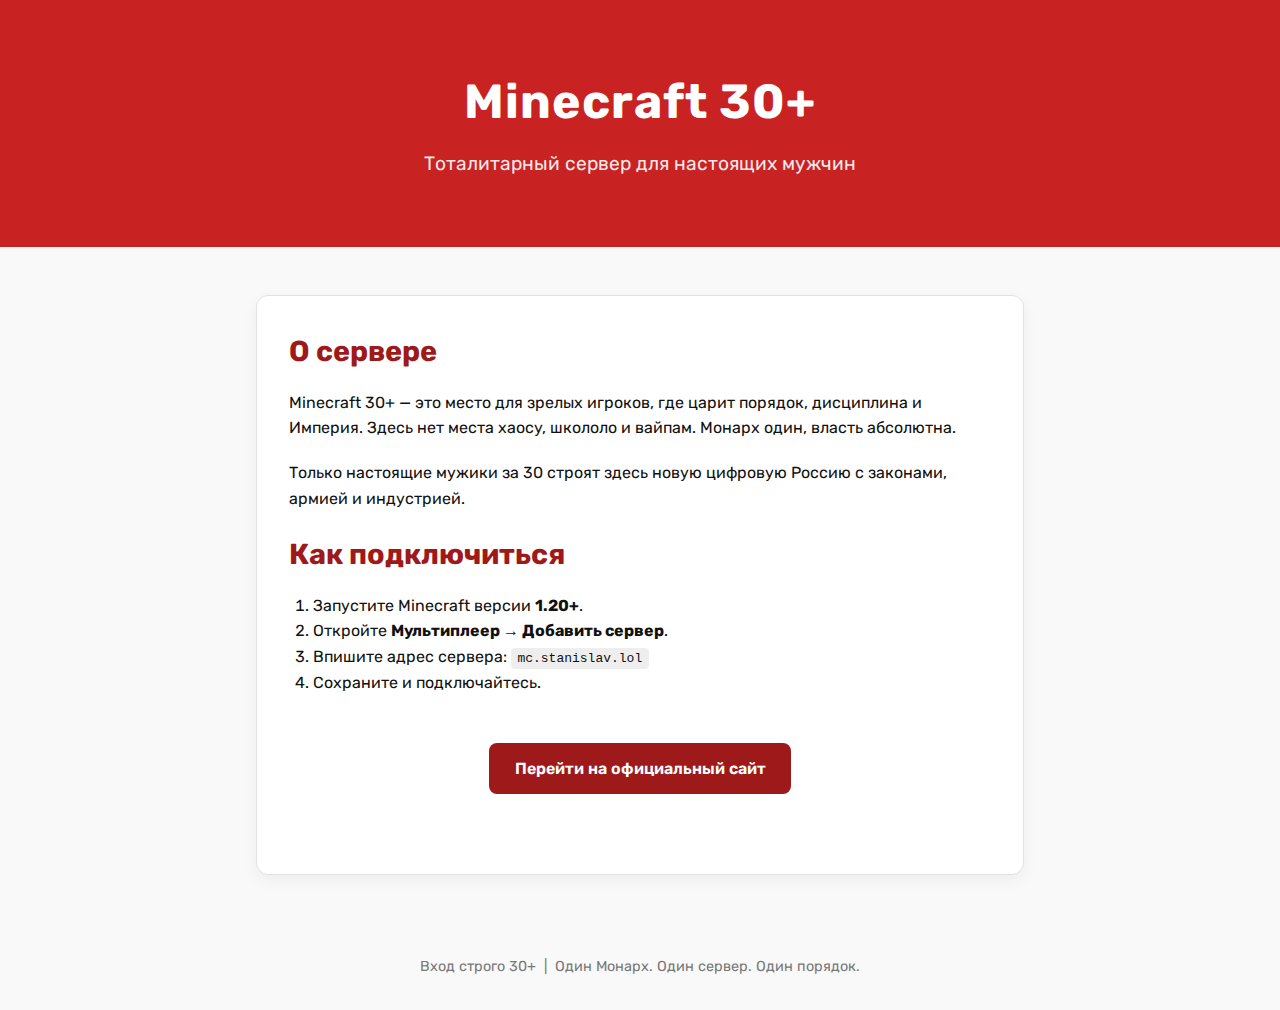
<file: index.html>
<!DOCTYPE html>
<html lang="ru">
<head>
  <meta charset="UTF-8" />
  <meta name="viewport" content="width=device-width, initial-scale=1.0" />
  <title>Minecraft 30+ — Тоталитарный Сервер</title>
  <link rel="preconnect" href="https://fonts.googleapis.com">
  <link href="https://fonts.googleapis.com/css2?family=Rubik:wght@400;700&display=swap" rel="stylesheet">
  <style>
    :root {
      --bg: #f9f9f9;
      --text: #111;
      --accent: #c92222;
      --accent-dark: #9e1a1a;
      --border: #e2e2e2;
    }

    * {
      margin: 0;
      padding: 0;
      box-sizing: border-box;
    }

    body {
      font-family: 'Rubik', sans-serif;
      background: var(--bg);
      color: var(--text);
      line-height: 1.6;
    }

    header {
      background: var(--accent);
      color: white;
      padding: 4rem 1rem 3rem;
      text-align: center;
    }

    header h1 {
      font-size: 3rem;
      font-weight: 700;
      letter-spacing: 1px;
    }

    header p {
      font-size: 1.2rem;
      opacity: 0.9;
      margin-top: 0.5rem;
    }

    .container {
      max-width: 800px;
      margin: 3rem auto;
      padding: 0 1rem;
    }

    h2 {
      font-size: 1.8rem;
      margin-bottom: 1rem;
      color: var(--accent-dark);
    }

    p {
      margin-bottom: 1.2rem;
    }

    ol {
      padding-left: 1.5rem;
      margin-bottom: 2rem;
    }

    code {
      background: #eee;
      padding: 0.2rem 0.4rem;
      border-radius: 4px;
      font-family: monospace;
    }

    .card {
      background: white;
      border: 1px solid var(--border);
      border-radius: 12px;
      padding: 2rem;
      box-shadow: 0 5px 15px rgba(0,0,0,0.05);
    }

    .cta {
      display: flex;
      flex-direction: column;
      align-items: center;
      margin: 3rem 0;
    }

    .cta a {
      background: var(--accent-dark);
      color: white;
      padding: 0.8rem 1.6rem;
      border-radius: 8px;
      text-decoration: none;
      font-weight: 600;
      transition: background 0.3s ease;
    }

    .cta a:hover {
      background: #7c1515;
    }

    footer {
      text-align: center;
      padding: 2rem 1rem;
      font-size: 0.9rem;
      color: #777;
    }

    @media (max-width: 600px) {
      header h1 {
        font-size: 2.2rem;
      }

      h2 {
        font-size: 1.5rem;
      }
    }
  </style>
</head>
<body>

  <header>
    <h1>Minecraft 30+</h1>
    <p>Тоталитарный сервер для настоящих мужчин</p>
  </header>

  <main class="container">
    <div class="card">
      <h2>О сервере</h2>
      <p>
        Minecraft 30+ — это место для зрелых игроков, где царит порядок, дисциплина и Империя.
        Здесь нет места хаосу, школоло и вайпам. Монарх один, власть абсолютна.
      </p>
      <p>
        Только настоящие мужики за 30 строят здесь новую цифровую Россию с законами, армией
        и индустрией.
      </p>

      <h2>Как подключиться</h2>
      <ol>
        <li>Запустите Minecraft версии <strong>1.20+</strong>.</li>
        <li>Откройте <strong>Мультиплеер → Добавить сервер</strong>.</li>
        <li>Впишите адрес сервера: <code>mc.stanislav.lol</code></li>
        <li>Сохраните и подключайтесь.</li>
      </ol>

      <div class="cta">
        <a href="https://minecraft.stanislav.lol" target="_blank">Перейти на официальный сайт</a>
      </div>
    </div>
  </main>

  <footer>
    Вход строго 30+ &nbsp;|&nbsp; Один Монарх. Один сервер. Один порядок.
  </footer>
</body>
</html>
</file>
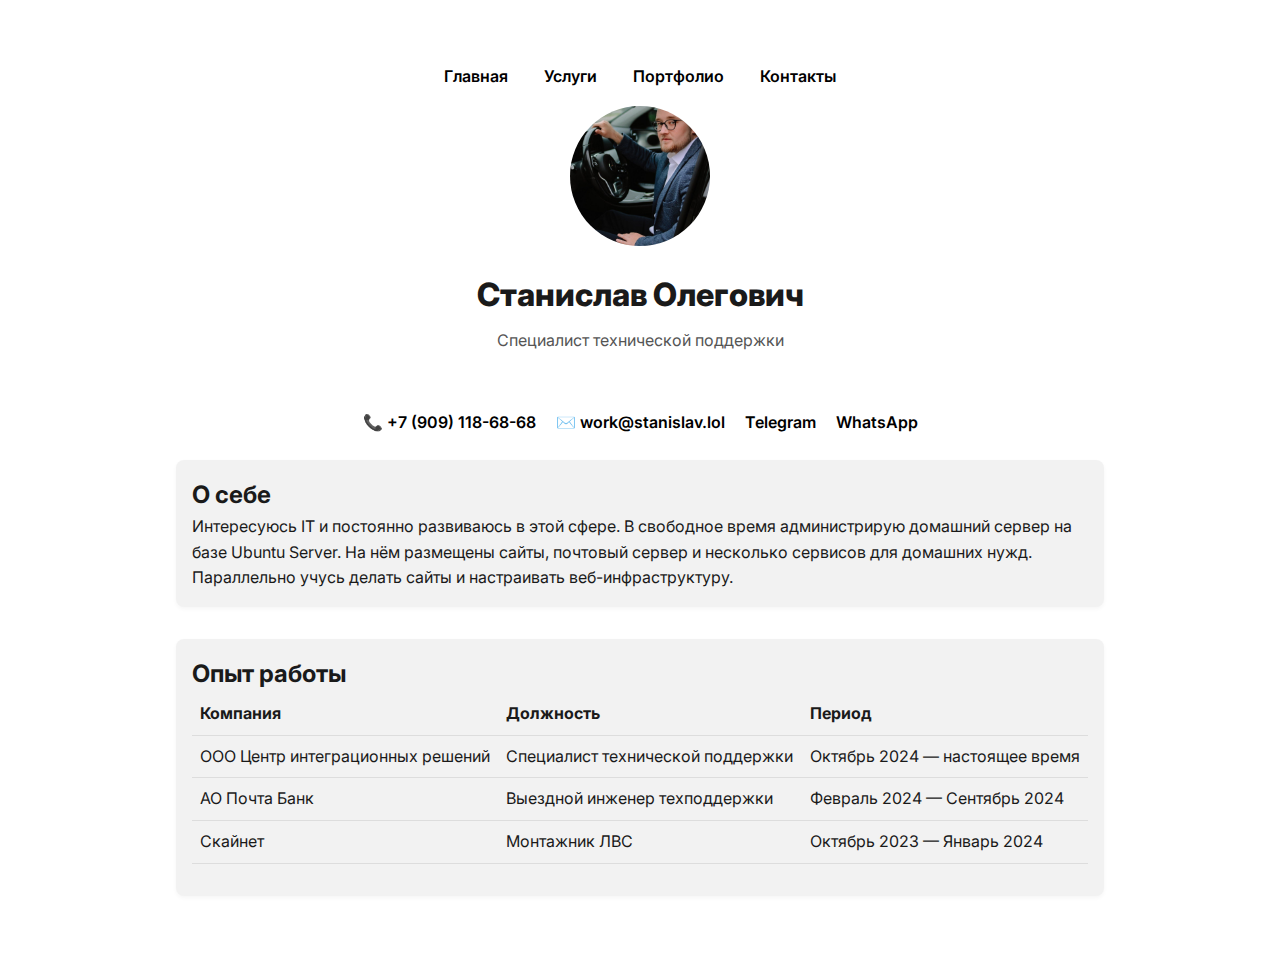
<file: html/index.html>
<!DOCTYPE html>
<html lang="ru">
<head>
  <meta charset="UTF-8" />
  <meta name="viewport" content="width=device-width, initial-scale=1.0"/>
  <title>Станислав Олегович</title>
  <link rel="icon" href="favicon.png" type="image/x-icon" />
  <link rel="stylesheet" href="styles.css" />
  <link href="https://fonts.googleapis.com/css2?family=Inter:wght@400;600;800&display=swap" rel="stylesheet">
  <!-- Yandex.Metrika counter -->
  <script type="text/javascript" >
     (function(m,e,t,r,i,k,a){m[i]=m[i]||function(){(m[i].a=m[i].a||[]).push(arguments)};
     m[i].l=1*new Date();
     for (var j = 0; j < document.scripts.length; j++) {if (document.scripts[j].src === r) { return; }}
     k=e.createElement(t),a=e.getElementsByTagName(t)[0],k.async=1,k.src=r,a.parentNode.insertBefore(k,a)})
     (window, document, "script", "https://mc.yandex.ru/metrika/tag.js", "ym");

     ym(102748296, "init", {
          clickmap:true,
          trackLinks:true,
          accurateTrackBounce:true,
          webvisor:true
     });
  </script>
  <noscript><div><img src="https://mc.yandex.ru/watch/102748296" style="position:absolute; left:-9999px;" alt="" /></div></noscript>
  <!-- /Yandex.Metrika counter -->

</head>
<body>
	<div id="preloader">
  <div class="loader"></div>
</div>

  <div class="container">
    <header>
	<nav class="main-nav">
  <a href="index.html">Главная</a>
  <a href="services.html">Услуги</a>
  <a href="portfolio.html">Портфолио</a>
  <a href="contacts.html">Контакты</a>
</nav>

      <img src="ava.jpg" alt="Станислав Олегович" class="avatar">
      <h1>Станислав Олегович</h1>
      <p class="tagline">Специалист технической поддержки</p>
    </header>

    <div class="contacts">
      <a href="tel:+79091186868">📞 +7 (909) 118-68-68</a>
      <a href="mailto:work@stanislav.lol"><span class="no-wrap">✉️ work@stanislav.lol</a>
      <a href="https://t.me/sirxo" target="_blank">Telegram</a>
      <a href="https://wa.me/79091186868" target="_blank">WhatsApp</a>
    </div>

    <section id="about">
      <h2>О себе</h2>
      <p>Интересуюсь IT и постоянно развиваюсь в этой сфере. В свободное время администрирую домашний сервер на базе Ubuntu Server. На нём размещены сайты, почтовый сервер и несколько сервисов для домашних нужд. Параллельно учусь делать сайты и настраивать веб-инфраструктуру.</p>
    </section>

    <section id="experience">
      <h2>Опыт работы</h2>
      <div class="table-wrapper">
        <table>
          <thead>
            <tr>
              <th>Компания</th>
              <th>Должность</th>
              <th>Период</th>
            </tr>
          </thead>
          <tbody>
            <tr>
              <td>ООО Центр интеграционных решений</td>
              <td>Специалист технической поддержки</td>
              <td>Октябрь 2024 — настоящее время</td>
            </tr>
            <tr>
              <td>АО Почта Банк</td>
              <td>Выездной инженер техподдержки</td>
              <td>Февраль 2024 — Сентябрь 2024</td>
            </tr>
            <tr>
              <td>Скайнет</td>
              <td>Монтажник ЛВС</td>
              <td>Октябрь 2023 — Январь 2024</td>
            </tr>
          </tbody>
        </table>
      </div>
    </section>

  </script>
<script>
  window.addEventListener("load", function () {
    const preloader = document.getElementById("preloader");
    preloader.style.opacity = "0";
    preloader.style.pointerEvents = "none";
    setTimeout(() => preloader.remove(), 300);
  });
</script>

</body>
</html>
</file>
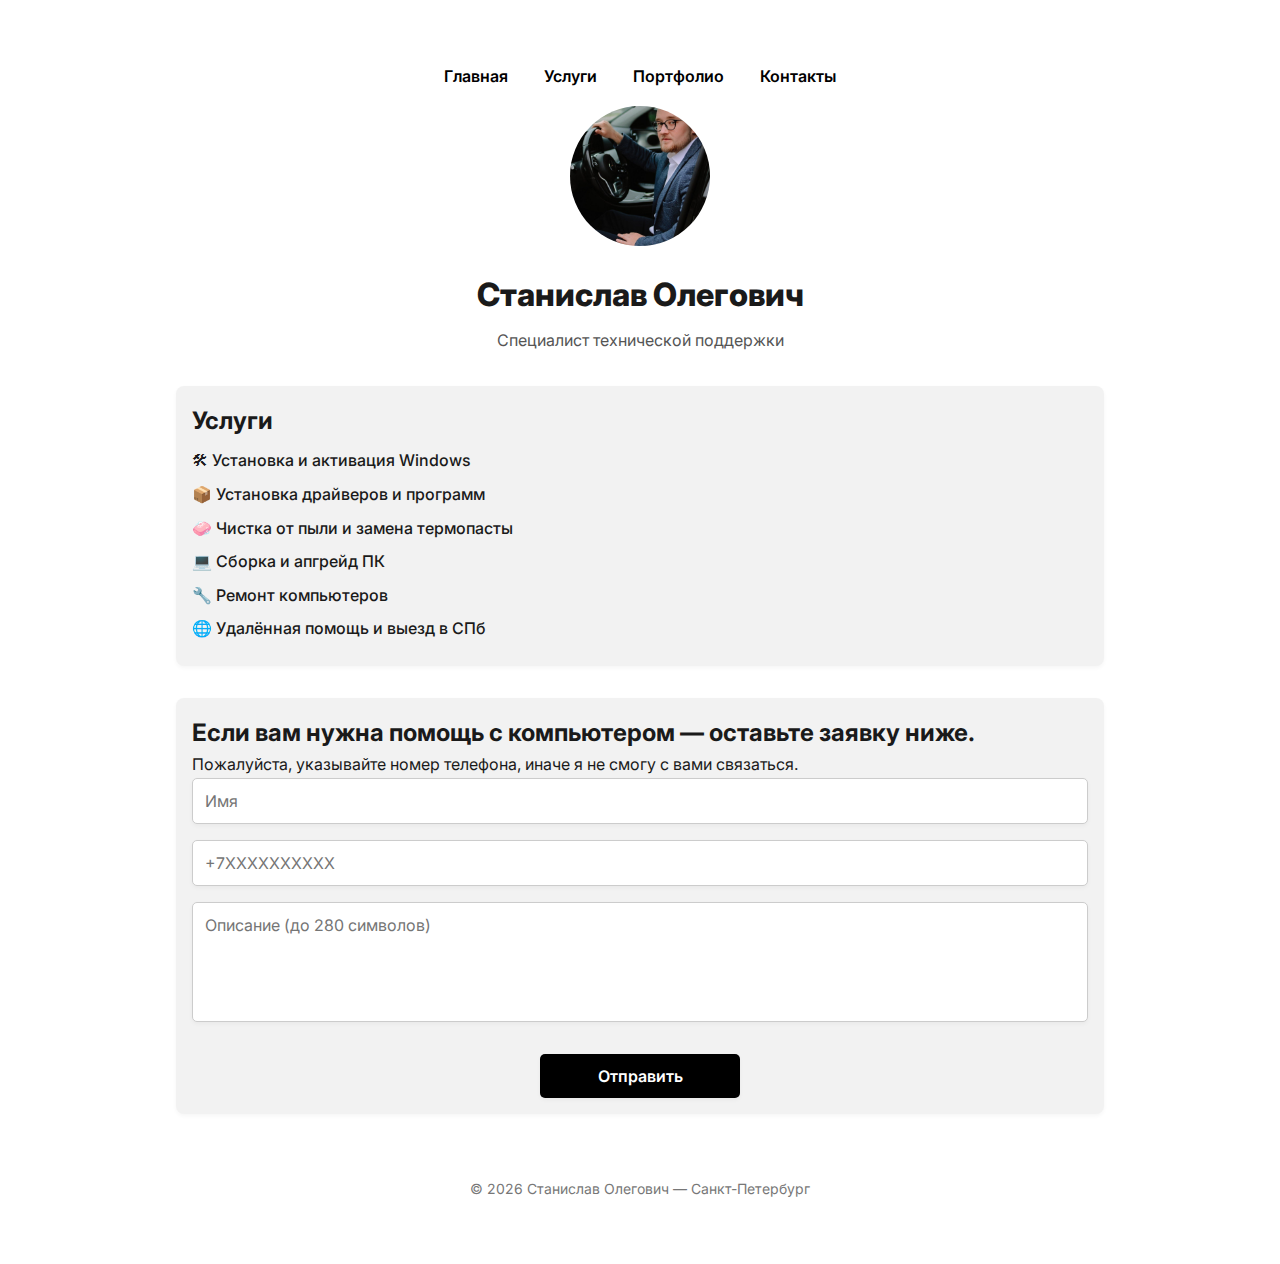
<file: html/services.html>
<!DOCTYPE html>
<html lang="ru">
<head>
  <meta charset="UTF-8" />
  <meta name="viewport" content="width=device-width, initial-scale=1.0"/>
  <title>Станислав Олегович</title>
  <link rel="icon" href="favicon.png" type="image/x-icon" />
  <link rel="stylesheet" href="styles.css" />
  <link href="https://fonts.googleapis.com/css2?family=Inter:wght@400;600;800&display=swap" rel="stylesheet">
  <!-- Yandex.Metrika counter -->
  <script type="text/javascript" >
     (function(m,e,t,r,i,k,a){m[i]=m[i]||function(){(m[i].a=m[i].a||[]).push(arguments)};
     m[i].l=1*new Date();
     for (var j = 0; j < document.scripts.length; j++) {if (document.scripts[j].src === r) { return; }}
     k=e.createElement(t),a=e.getElementsByTagName(t)[0],k.async=1,k.src=r,a.parentNode.insertBefore(k,a)})
     (window, document, "script", "https://mc.yandex.ru/metrika/tag.js", "ym");

     ym(102748296, "init", {
          clickmap:true,
          trackLinks:true,
          accurateTrackBounce:true,
          webvisor:true
     });
  </script>
  <noscript><div><img src="https://mc.yandex.ru/watch/102748296" style="position:absolute; left:-9999px;" alt="" /></div></noscript>
  <!-- /Yandex.Metrika counter -->

</head>
<body>
	<div id="preloader">
  <div class="loader"></div>
</div>

  <div class="container">
    <header>
	<nav class="main-nav">
  <a href="index.html">Главная</a>
  <a href="services.html">Услуги</a>
  <a href="portfolio.html">Портфолио</a>
  <a href="contacts.html">Контакты</a>
</nav>

      <img src="ava.jpg" alt="Станислав Олегович" class="avatar">
      <h1>Станислав Олегович</h1>
      <p class="tagline">Специалист технической поддержки</p>
    </header>

	<section id="services">
	<h2>Услуги</h2>
	<ul class="services-list">
		<li>🛠 Установка и активация Windows</li>
		<li>📦 Установка драйверов и программ</li>
		<li>🧼 Чистка от пыли и замена термопасты</li>
		<li>💻 Сборка и апгрейд ПК</li>
		<li>🔧 Ремонт компьютеров</li>
		<li>🌐 Удалённая помощь и выезд в СПб</li>
	</ul>
	</section>

    <section id="form-block">
		<h2>
		   Если вам нужна помощь с компьютером — оставьте заявку ниже. <br>
	</h2>
    Пожалуйста, указывайте номер телефона, иначе я не смогу с вами связаться.
      <form id="contactForm">
        <input type="text" name="name" placeholder="Имя" required>
        <input type="tel" name="phone" placeholder="+7XXXXXXXXXX" required pattern="\+7\d{10}" title="Введите номер в формате +7XXXXXXXXXX">
        <textarea name="message" maxlength="280" placeholder="Описание (до 280 символов)" required></textarea>
        <button type="submit" class="submit-btn">Отправить</button>
      </form>
    </section>

    <footer>
      &copy; <span id="year"></span> Станислав Олегович — Санкт-Петербург
    </footer>
  </div>

  <script  src="./script.js">
  </script>
<script>
  window.addEventListener("load", function () {
    const preloader = document.getElementById("preloader");
    preloader.style.opacity = "0";
    preloader.style.pointerEvents = "none";
    setTimeout(() => preloader.remove(), 300);
  });
</script>

</body>
</html>
</file>
<file: html/styles.css>
:root {
      --bg: #ffffff;
      --text: #1a1a1a;
      --accent: #000000;
      --gray: #f2f2f2;
    }
    * {
      margin: 0; padding: 0;
      box-sizing: border-box;
      font-family: 'Inter', sans-serif;
    }
    body {
      background-color: var(--bg);
      color: var(--text);
      line-height: 1.6;
    }
	.main-nav {
  text-align: center;
  margin-bottom: 1rem;
}
.main-nav a {
  margin: 0 1rem;
  text-decoration: none;
  font-weight: 600;
  color: var(--accent);
}
.main-nav a:hover {
  text-decoration: underline;
}

	#preloader {
  position: fixed;
  top: 0; left: 0;
  width: 100vw; height: 100vh;
  background-color: var(--bg);
  display: flex;
  justify-content: center;
  align-items: center;
  z-index: 9999;
}

.loader {
  border: 6px solid #f3f3f3;
  border-top: 6px solid var(--accent);
  border-radius: 50%;
  width: 48px;
  height: 48px;
  animation: spin 0.8s linear infinite;
}

@keyframes spin {
  to { transform: rotate(360deg); }
}

	
	.services-list {
    list-style: none;
    padding: 0;
    margin: 0;
    }
    .services-list li {
    margin: 0.5rem 0;
    font-weight: 500;
    }

    section,
    input, textarea, button {
    box-shadow: 0 2px 4px rgba(0,0,0,0.04);
    transition: all 0.2s ease;
    }
    .container {
      max-width: 960px;
      margin: 0 auto;
      padding: 2rem 1rem;
    }
    header {
      text-align: center;
      padding: 2rem 0;
    }
    .avatar {
      width: 140px;
      height: 140px;
      border-radius: 50%;
      object-fit: cover;
      margin-bottom: 1rem;
    }
    h1 {
      font-size: 2rem;
      font-weight: 800;
    }
    .tagline {
      font-size: 1rem;
      color: #555;
      margin-top: 0.5rem;
    }
    .contacts {
      text-align: center;
      margin: 1.5rem 0;
    }
    .contacts a {
      margin: 0 0.5rem;
      color: var(--accent);
      text-decoration: none;
      font-weight: 600;
    }
    section {
      background: var(--gray);
      padding: 1rem;
      border-radius: 8px;
      margin-bottom: 2rem;
    }
    .table-wrapper {
      overflow-x: auto;
      -webkit-overflow-scrolling: touch;
      margin-bottom: 1rem;
    }
    table {
      width: 100%;
      border-collapse: collapse;
      min-width: 600px;
    }
    th, td {
      padding: 0.5rem;
      text-align: left;
      border-bottom: 1px solid #ddd;
    }

    @media (max-width: 600px) {
      table, thead, tbody, th, td, tr {
        display: block;
      }
      thead tr {
        display: none; 
      }
      tr {
        margin-bottom: 1.5rem;
        border: 1px solid #ccc;
        border-radius: 8px;
        padding: 1rem;
        background: #fff;
      }
      td {
        position: relative;
        padding-left: 50%;
        border: none;
        border-bottom: 1px solid #eee;
        text-align: left;
      }
      td:last-child {
        border-bottom: none;
      }
      td:nth-of-type(1)::before {
        content: "Компания";
        position: absolute;
        left: 1rem;
        top: 50%;
        transform: translateY(-50%);
        font-weight: 600;
        color: #333;
        white-space: nowrap;
      }
      td:nth-of-type(2)::before {
        content: "Должность";
        position: absolute;
        left: 1rem;
        top: 50%;
        transform: translateY(-50%);
        font-weight: 600;
        color: #333;
        white-space: nowrap;
      }
      td:nth-of-type(3)::before {
        content: "Период";
        position: absolute;
        left: 1rem;
        top: 50%;
        transform: translateY(-50%);
        font-weight: 600;
        color: #333;
        white-space: nowrap;
      }
    }
    form {
      display: flex;
      flex-direction: column;
      gap: 1rem;
    }
    input, textarea, button {
      font-size: 1rem;
      padding: 0.75rem;
      border: 1px solid #ccc;
      border-radius: 5px;
    }
    textarea {
      resize: none;
      height: 120px;
      max-length: 280;
    }
    input[name="phone"] {
      pattern="\+7\d{10}";
      title="Введите номер телефона в формате +7XXXXXXXXXX";
    }
    button.submit-btn {
      background-color: var(--accent);
      color: white;
      border: none;
      font-weight: 600;
      cursor: pointer;
      width: 200px;
      align-self: center;
      margin-top: 1rem;
    }
    button.submit-btn:hover {
      opacity: 0.9;
    }
    footer {
      text-align: center;
      padding: 2rem 1rem;
      font-size: 0.875rem;
      color: #777;
    }
	
	.no-wrap {
  white-space: nowrap;
}
</file>
